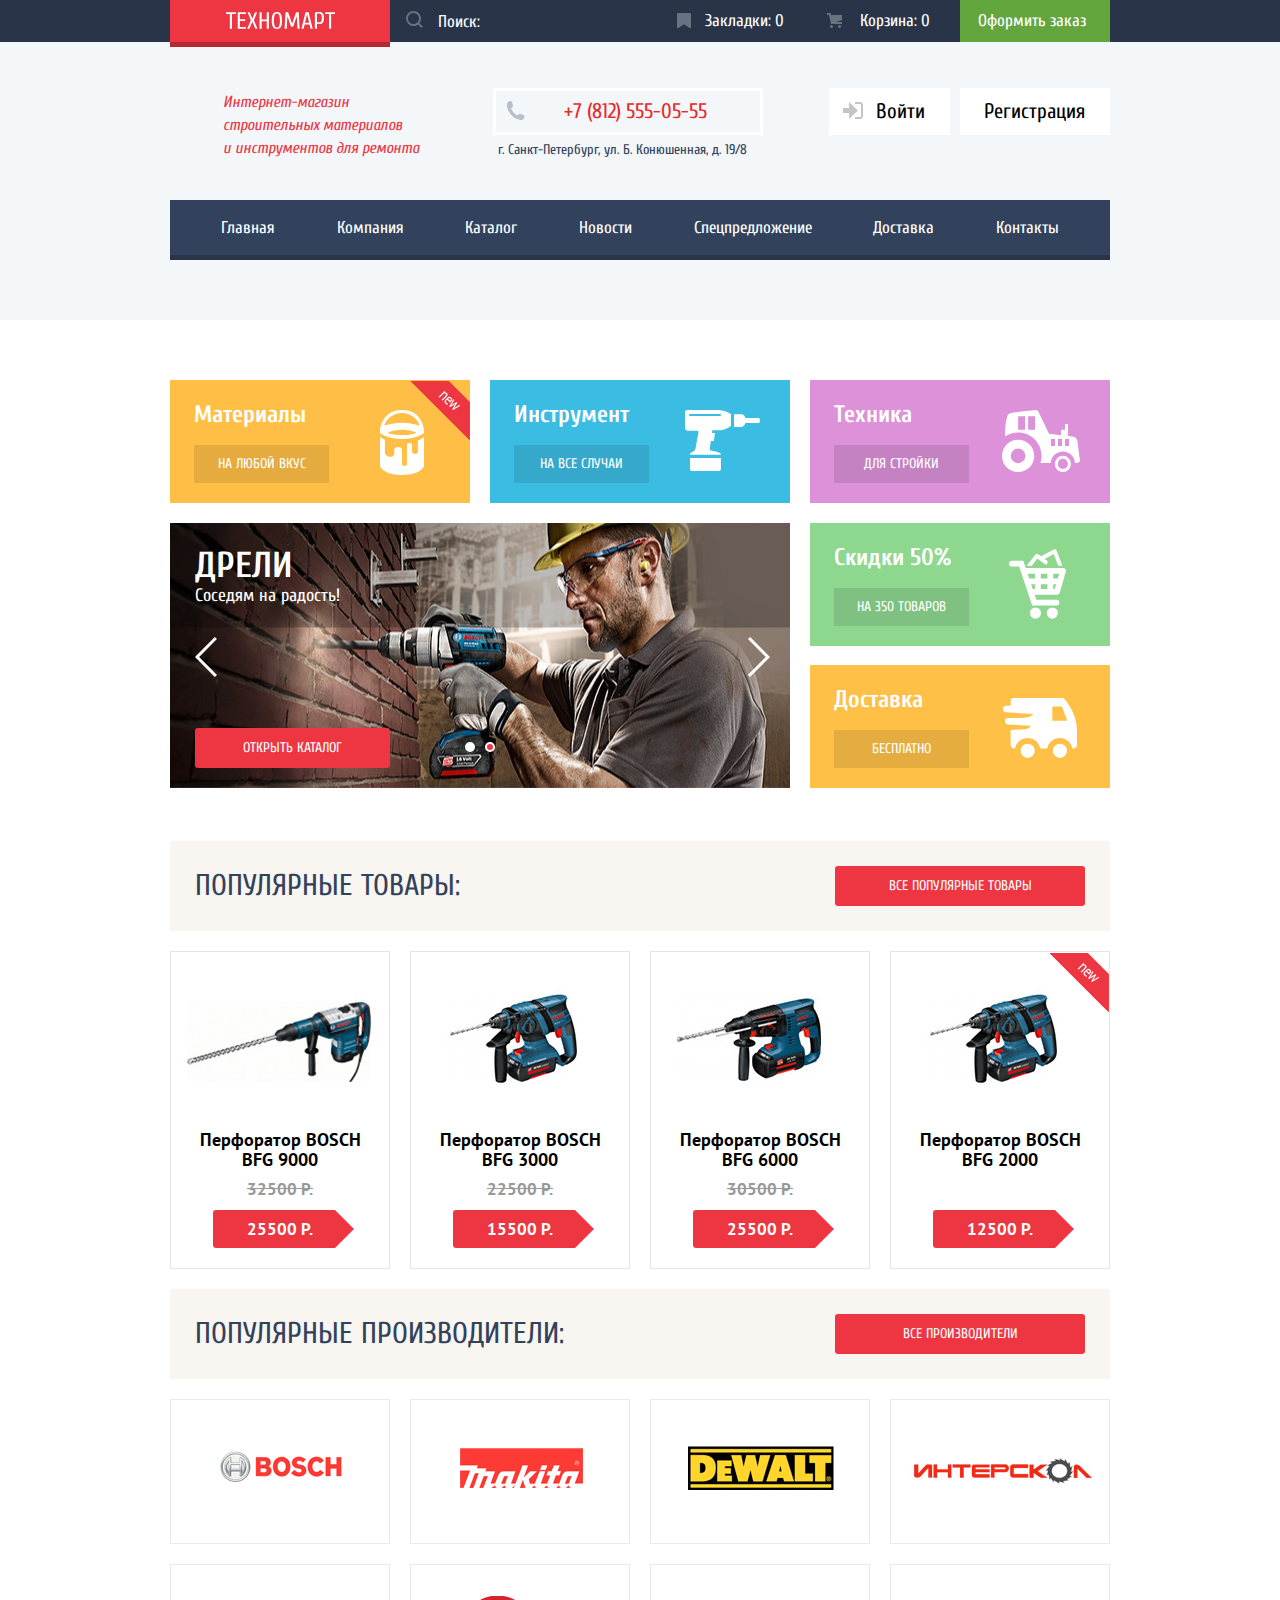
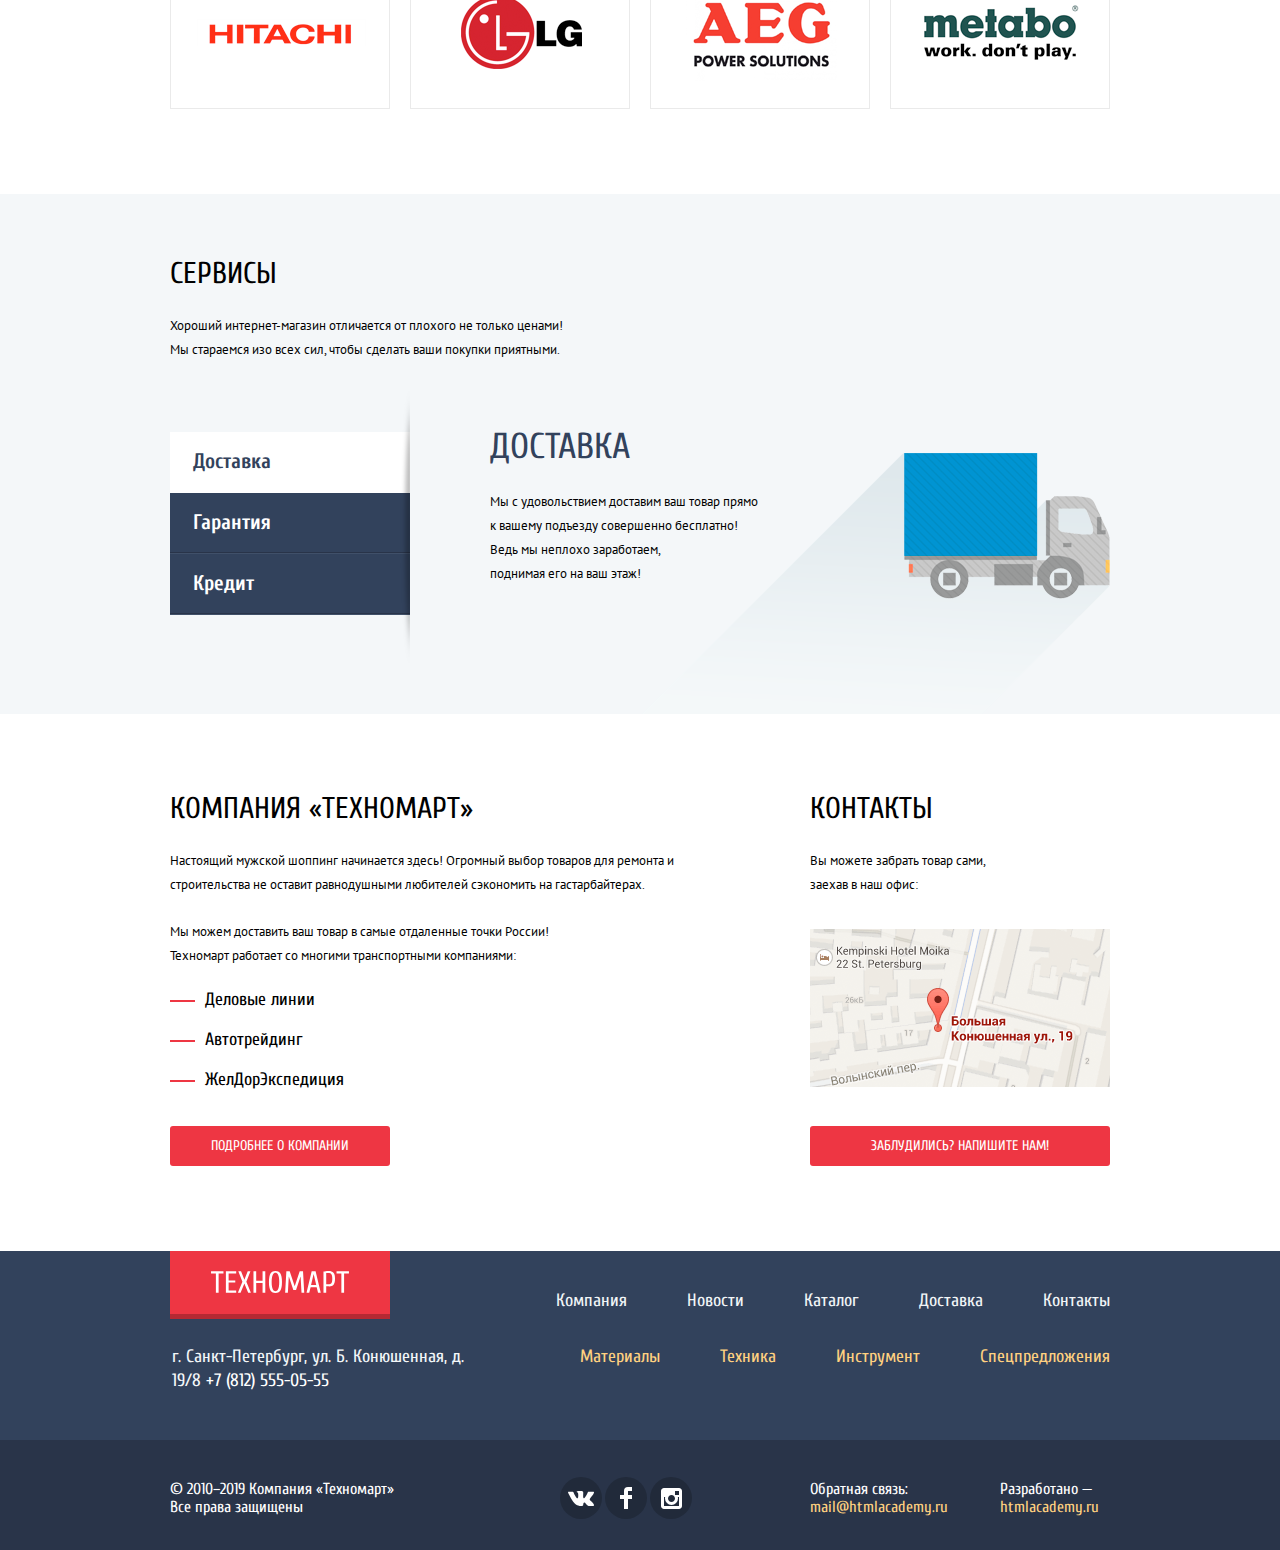
<file: index.html>
<!DOCTYPE html>
<html lang="ru">
<head>
  <meta charset="utf-8">
  <title>HTML Academy: Техномарт</title>
  <link
    href="https://fonts.googleapis.com/css?family=Cuprum:400,400i,700,700i%7CPT+Sans:400,400i,700,700i&display=swap&subset=cyrillic"
    rel="stylesheet">
  <link rel="stylesheet" type="text/css" href="css/normalize.css">
  <link rel="stylesheet" type="text/css" href="css/min.style.css">
</head>
<body>
<header class="main-header">
  <div class="header-top">
    <div class="container">
      <a class="logo header-logo">
        <img src="img/logo-technomart.svg" alt="Логотип магазина Техномарт" width="109" height="42">
      </a>
      <form class="search-form" action="https://echo.htmlacademy.ru" method="get">
        <label class="search-label" for="search">
          <span class="visually-hidden">Поиск по сайту</span>
        </label>
        <input class="search-input" id="search" type="search" name="query" placeholder="Поиск:">
        <svg class="search-icon" xmlns="http://www.w3.org/2000/svg" width="17" height="17" viewBox="0 0 17 17">
          <path
            d="M17 15.586l-3.542-3.542A7.465 7.465 0 0 0 15 7.5 7.5 7.5 0 1 0 7.5 15c1.71 0 3.282-.579 4.544-1.542L15.586 17 17 15.586zM2 7.5C2 4.467 4.467 2 7.5 2 10.532 2 13 4.467 13 7.5c0 3.032-2.468 5.5-5.5 5.5A5.506 5.506 0 0 1 2 7.5z"/>
        </svg>
      </form>
      <a class="top-btn bookmarks" href="">
        Закладки: 0
      </a>
      <a class=" top-btn cart" href="">
        Корзина: 0
      </a>
      <a class="top-btn place-order" href="">
        Оформить заказ
      </a>
    </div>
  </div>

  <div class="container">
    <div class="header-inner">
      <h1>
        Интернет-магазин
        строительных материалов
        и&nbsp;инструментов для ремонта
      </h1>

      <div class="header-contacts">
        <a class="phone-number" href="tel:+78125550555">
          +7 (812) 555-05-55
        </a>
        <p class="header-address">
          г. Санкт-Петербург, ул. Б. Конюшенная, д. 19/8
        </p>
      </div>

      <nav class="user-block"> <!-- for logged users adding class is-logged -->
        <h2 class="visually-hidden">Навигация пользователя</h2>
        <ul class="user-navigation">
          <li>
            <a class="login-link" href="">
              <svg class="login-icon" xmlns="http://www.w3.org/2000/svg" width="20" height="17" viewBox="0 0 20 17">
                <path d="M14.875 8.5L6 0v6H0v5h6v6z"/>
                <path
                  d="M16.986 15.01h-5.027V17h5.027c2.178 0 3.004-1.81 3.029-3.026V3.028C19.99 1.811 19.164 0 16.986 0h-5.027v1.99h5.027c.839 0 .992.681 1.01 1.057v10.904c-.017.376-.171 1.059-1.01 1.059z"/>
              </svg>
              Войти
            </a>
          </li>
          <li class="registration">
            <a href="">Регистрация</a>
          </li>
        </ul>
        <!-- block for logged user -->
        <ul class="user-menu">
          <li class="user-name">
            <a class="profile" href=""> <!-- link to the user profile -->
              <svg class="profile-icon" xmlns="http://www.w3.org/2000/svg" width="20" height="18" viewBox="0 0 20 18">
                <path
                  d="M17.881 14.166c-2.144-.735-4.256-1.666-5.207-2.39-.657-.501-.77-1.618-.517-2.415 1.118-.903 1.864-2.477 1.864-4.278C14.021 2.276 12.221 0 10 0S5.979 2.276 5.979 5.083c0 1.801.746 3.374 1.863 4.277.253.798.141 1.915-.517 2.416-.95.724-3.063 1.654-5.207 2.39S0 18 0 18h20s.025-3.099-2.119-3.834z"/>
              </svg>
              <span>Равшан Джамшутович</span>
            </a><!-- link to the logout page -->
            <a class="logout" href="">
              <span class="visually-hidden">Выйти из профиля</span>
              <svg class="logout-icon" xmlns="http://www.w3.org/2000/svg" width="21" height="17" viewBox="0 0 21 17">
                <g>
                  <path d="M21 8.5L12.125 0v6h-6v5h6v6z"/>
                  <path
                    d="M3.106 13.952V3.048c.018-.376.171-1.057 1.01-1.057h5.027V0H4.116C1.938 0 1.112 1.81 1.087 3.027v10.946C1.112 15.189 1.938 17 4.116 17h5.027v-1.99H4.116c-.839 0-.992-.683-1.01-1.058z"/>
                </g>
              </svg>
            </a>
          </li>
          <li class="user-orders">
            <a href="">Мои заказы</a>
          </li>
          <li class="user-page">
            <a href="">Личный кабинет</a>
          </li>
        </ul>
      </nav>
    </div>

    <nav class="main-menu">
      <ul class="site-navigation">
        <li>
          <a>Главная</a>
        </li>
        <li>
          <a href="">Компания</a>
        </li>
        <li>
          <a href="catalog.html">Каталог</a>
        </li>
        <li>
          <a href="">Новости</a>
        </li>
        <li>
          <a href="">Спецпредложение</a>
        </li>
        <li>
          <a href="">Доставка</a>
        </li>
        <li>
          <a href="">Контакты</a>
        </li>
      </ul>
    </nav>
  </div>
</header>

<main class="main-index">
  <div class="container">
    <section class="promo-section">
      <h2 class="visually-hidden">Наши товары</h2>
      <ul class="promo-blocks">
        <li class="promo-block-item product-block product-block-materials new-product">
          <h3 class="promo-block-title">Материалы</h3>
          <a class="promo-block-btn" href=" ">на любой вкус</a>
        </li>
        <li class="promo-block-item product-block product-block-tools">
          <h3 class="promo-block-title">Инструмент</h3>
          <a class="promo-block-btn" href=" ">на все случаи</a>
        </li>
        <li class="promo-block-item product-block product-block-equipments">
          <h3 class="promo-block-title">Техника</h3>
          <a class="promo-block-btn" href="">для стройки</a>
        </li>
      </ul>

      <div class="slider-column">
        <input class="visually-hidden" type="radio" id="product-1" name="toggle">
        <input class="visually-hidden" type="radio" id="product-2" name="toggle" checked>
        <section class="promo-section-slider">
          <div class="slider-radio-controls">
            <label for="product-1">Дрели</label>
            <label for="product-2">Перфораторы</label>
          </div>
          <ul class="promo-slide-list">
            <li class="promo-slide-item slide-hammer-drill" id="slide1">
              <h3 class="promo-slide-title">Перфораторы</h3>
              <p class="promo-slide-description">Настоящие мужские игрушки</p>
              <a class="button slider-button" href="catalog.html">Открыть каталог</a>
            </li>
            <li class="promo-slide-item slide-drill" id="slide2">
              <h3 class="promo-slide-title">Дрели</h3>
              <p class="promo-slide-description">Соседям на радость!</p>
              <a class="button slider-button" href="catalog.html">Открыть каталог</a>
            </li>
          </ul>
          <button class="slider-control slider-control-next">
            <span class="visually-hidden">Предыдущий слайд</span>
          </button>
          <button class="slider-control slider-control-previous">
            <span class="visually-hidden">Следующий слайд</span>
          </button>
        </section>
        <ul class="benefits-blocks">
          <li class="promo-block-item benefits-block benefits-block-discounts">
            <h3 class="promo-block-title">Скидки 50%</h3>
            <a class="promo-block-btn" href=" ">На 350 товаров</a>
          </li>
          <li class="promo-block-item benefits-block benefits-block-delivery">
            <h3 class="promo-block-title">Доставка</h3>
            <a class="promo-block-btn" href=" ">бесплатно</a>
          </li>
        </ul>
      </div>
    </section>

    <section class="best-sellers">
      <div class="section-header">
        <h2>Популярные товары:</h2>
        <a class="button section-header-button" href="">все популярные товары</a>
      </div>
      <ul class="best-sellers-items">
        <li class="product-item catalog-list-item">
          <img class="product-image" src="img/hammer-drill-1.jpg" alt="Изображение товара" width="218" height="170">
          <a href=""><!-- link to product's page -->
            <h3>Перфоратор BOSCH
              BFG 9000
            </h3>
          </a>
          <p class="old-price">32500 Р.</p>
          <p class="price">25500 Р.</p>
          <div class="action-buttons">
            <button class="button buy-btn" type="button">Купить</button>
            <button class="button bookmark-btn" type="button">В закладки</button>
          </div>
        </li>
        <li class="product-item catalog-list-item">
          <img class="product-image" src="img/hammer-drill-2.jpg" alt="Изображение товара" width="218" height="170">
          <a href=""><!-- link to product's page -->
            <h3>Перфоратор BOSCH
              BFG 3000
            </h3>
          </a>
          <p class="old-price">22500 Р.</p>
          <p class="price">15500 Р.</p>
          <div class="action-buttons">
            <button class="button buy-btn" type="button">Купить</button>
            <button class="button bookmark-btn" type="button">В закладки</button>
          </div>
          <div class="action-buttons">
            <button class="button buy-btn" type="button">Купить</button>
            <button class="button bookmark-btn" type="button">В закладки</button>
          </div>
        </li>
        <li class="product-item catalog-list-item">
          <img class="product-image" src="img/hammer-drill-3.jpg" alt="Изображение товара" width="218" height="170">
          <a href=""><!-- link to product's page -->
            <h3>Перфоратор BOSCH
              BFG 6000
            </h3>
          </a>
          <p class="old-price">30500 Р.</p>
          <p class="price">25500 Р.</p>
          <div class="action-buttons">
            <button class="button buy-btn" type="button">Купить</button>
            <button class="button bookmark-btn" type="button">В закладки</button>
          </div>
          <div class="action-buttons">
            <button class="button buy-btn" type="button">Купить</button>
            <button class="button bookmark-btn" type="button">В закладки</button>
          </div>
        </li>
        <li class="product-item catalog-list-item new-product">
          <img class="product-image" src="img/hammer-drill-4.jpg" alt="Изображение товара" width="218" height="170">
          <a href=""><!-- link to product's page -->
            <h3>Перфоратор BOSCH
              BFG 2000
            </h3>
          </a>
          <p class="old-price"></p>
          <p class="price">12500 Р.</p>
          <div class="action-buttons">
            <button class="button buy-btn" type="button">Купить</button>
            <button class="button bookmark-btn" type="button">В закладки</button>
          </div>
          <div class="action-buttons">
            <button class="button buy-btn" type="button">Купить</button>
            <button class="button bookmark-btn" type="button">В закладки</button>
          </div>
        </li>
      </ul>
    </section>

    <section class="partners">
      <div class="section-header">
        <h2>Популярные производители:</h2>
        <a class="button section-header-button" href="">все производители</a>
      </div>
      <ul class="partners-list">
        <li class="partners-list-item">
          <a href="">
            <img src="img/bosch.png" alt="Логотип фирмы bosch" width="126" height="37">
          </a>
        </li>
        <li class="partners-list-item">
          <a href="">
            <img src="img/makita.png" alt="Логотип фирмы makita" width="123" height="40">
          </a>
        </li>
        <li class="partners-list-item">
          <a href="">
            <img src="img/de-walt.png" alt="Логотип фирмы de-walt" width="146" height="44">
          </a>
        </li>
        <li class="partners-list-item">
          <a href="">
            <img src="img/interscole.png" alt="Логотип фирмы interscole" width="200" height="83">
          </a>
        </li>
        <li class="partners-list-item">
          <a href="">
            <img src="img/hitachi.png" alt="Логотип фирмы hitachi" width="169" height="27">
          </a>
        </li>
        <li class="partners-list-item">
          <a href="">
            <img src="img/lg.png" alt="Логотип фирмы lg" width="121" height="73">
          </a>
        </li>
        <li class="partners-list-item">
          <a href="">
            <img src="img/aeg.png" alt="Логотип фирмы aeg" width="151" height="96">
          </a>
        </li>
        <li class="partners-list-item">
          <a href="">
            <img src="img/metabo.png" alt="Логотип фирмы metabo" width="204" height="69">
          </a>
        </li>
      </ul>
    </section>
  </div>
  <section class="service">
    <div class="container">
      <h2>Сервисы</h2>
      <p class="service-content">Хороший интернет-магазин отличается от плохого не только ценами! Мы стараемся изо всех
        сил, чтобы сделать ваши покупки приятными.</p>
      <div class="service-slider">
        <div class="service-slider-controls">
          <a class="service-tab service-tab-active">Доставка</a>
          <a class="service-tab">Гарантия</a>
          <a class="service-tab">Кредит</a>
        </div>
        <ul class="service-sliders-list">
          <li class="service-slider-item delivery service-slider-active">
            <h3>Доставка</h3>
            <p>
              Мы с удовольствием доставим ваш товар прямо<br>
              к вашему подъезду совершенно бесплатно!
              Ведь мы неплохо заработаем,<br>
              поднимая его на ваш этаж!
            </p>
          </li>
          <li class="service-slider-item guarantee">
            <h3>Гарантия</h3>
            <p>
              Если купленный у нас товар поломается или заискрит,<br>
              а также в случае пожара, спровоцированного его возгоранием, вы всегда можете быть уверены в нашей
              гарантии.
              Мы обменяем сгоревший товар на новый.<br>
              Дом уж восстановите как-нибудь сами.
            </p>
          </li>
          <li class="service-slider-item credit">
            <h3>Кредит</h3>
            <p>
              Залезть в долговую яму стало проще!<br>
              Кредитные консультанты придут вам на помощь.
            </p>
            <a class="button credit-button" href="">Отправить заявку</a>
          </li>
        </ul>
      </div>
    </div>
  </section>


  <div class="container about-us-row">
    <section class="about-us-column about-us">
      <h2>Компания «Техномарт»</h2>
      <p>
        Настоящий мужской шоппинг начинается здесь! Огромный выбор товаров для ремонта и строительства не оставит
        равнодушными любителей сэкономить на гастарбайтерах.
      </p>
      <p>
        Мы можем доставить ваш товар в самые отдаленные точки России!
        Техномарт&nbsp;работает&nbsp;со&nbsp;многими транспортными компаниями:
      </p>
      <ul class="delivering-partners">
        <li>Деловые линии</li>
        <li>Автотрейдинг</li>
        <li>ЖелДорЭкспедиция</li>
      </ul>
      <a class="button button-more" href="">Подробнее о компании</a>
    </section>

    <section class="about-us-column contacts">
      <h2>Контакты</h2>
      <p>Вы можете забрать товар сами,
        заехав в наш офис:
      </p>
      <a class="map" href="https://goo.gl/maps/n59C8AWn9yawP3tcA">
        <img src="img/map.png" width="300" height="158" alt="Офис компании по адресу: г. Санкт-Петербург, ул. Б. Конюшенная, д. 19/8">
      </a>
      <a class="button contacts-button" href="form.html">Заблудились? Напишите нам!</a>
    </section>
  </div>
</main>

<footer class="main-footer">
  <div class="container">
    <div class="footer-column footer-column-top">
      <a class="logo footer-logo">
        <img src="img/logo-technomart.svg" width="138" height="23" alt="Логотип магазина Техномарт">
      </a>
      <ul class="footer-navigation pages-list">
        <li>
          <a href="">Компания</a>
        </li>
        <li>
          <a href="">Новости</a>
        </li>
        <li>
          <a href="catalog.html">Каталог</a>
        </li>
        <li>
          <a href="">Доставка</a>
        </li>
        <li>
          <a href="">Контакты</a>
        </li>
      </ul>
    </div>
    <div class="footer-column footer-column-middle">
      <p class="footer-contacts">
        г. Санкт-Петербург, ул. Б. Конюшенная, д. 19/8
        <a class="phone-number-footer" href="tel:+78125550555">
          +7 (812) 555-05-55
        </a>
      </p>
      <ul class="footer-navigation category-list">
        <li>
          <a href="">Материалы</a>
        </li>
        <li>
          <a href="">Техника</a>
        </li>
        <li>
          <a href="">Инструмент</a>
        </li>
        <li>
          <a href="">Спецпредложения</a>
        </li>
      </ul>
    </div>
  </div>
  <div class="footer-bottom">
    <div class="container">
      <p class="footer-copyright">
        © 2010–2019 Компания «Техномарт»
        Все права защищены
      </p>
      <ul class="social-icons">
        <li>
          <a class="social-icons-item social-vk" href="" target="_blank">
            <span class="visually-hidden">Перейти на страницу магазина Вконтакте</span>
          </a>
        </li>
        <li>
          <a class="social-icons-item social-fb" href="" target="_blank">
            <span class="visually-hidden">Перейти на страницу магазина в Фейсбук</span>
          </a>
        </li>
        <li>
          <a class="social-icons-item social-inst" href="" target="_blank">
            <span class="visually-hidden">Перейти на страницу магазина в Инстаграм</span>
          </a>
        </li>
      </ul>
      <p class="footer-bottom-link mail-us">
        Обратная связь:
        <a href="mailto:mail@htmlacademy.ru">mail@htmlacademy.ru</a>
      </p>
      <p class="footer-bottom-link developer-link">
        Разработано —
        <a href="https://htmlacademy.ru/intensive/htmlcss">htmlacademy.ru</a>
      </p>
    </div>
  </div>
</footer>

<section class="modal modal-back">
  <h2 class="visually-hidden">
    Форма обратной связи
  </h2>
  <form class="sender-form" action="https://echo.htmlacademy.ru" method="post">
    <fieldset class="sender-form-fieldset">
      <legend class="visually-hidden">Контакты</legend>
      <div class="sender-input-wrapper">
        <div class="sender-name">
          <label for="sender-name">Ваше имя:</label>
          <input type="text" name="name" placeholder="Имя Фамилия" id="sender-name" required>
        </div>
        <div class="sender-email">
          <label for="sender-email">Ваш e-mail:</label>
          <input type="email" name="email" placeholder="email@example.com" id="sender-email" required>
        </div>
      </div>
    </fieldset>
    <fieldset class="sender-form-fieldset">
      <legend class="visually-hidden">Сообщение</legend>
      <div class="sender-message">
        <label for="sender-message">Текст письма:</label>
        <textarea name="message" placeholder="В свободной форме" id="sender-message" required></textarea>
      </div>
    </fieldset>
    <div class="modal-button-wrapper">
      <button class="button button-back" type="submit">Отправить</button>
    </div>
  </form>
  <button class="modal-close" type="button">
    <span class="visually-hidden">Закрыть</span>
  </button>
</section>

<section class="modal modal-map">
  <h2 class="visually-hidden">
    Как до нас добраться
  </h2>
  <iframe src="https://www.google.com/maps/embed?pb=!1m18!1m12!1m3!1d1998.59910436516!2d30.320894616006086!3d59.93879418187623!2m3!1f0!2f0!3f0!3m2!1i1024!2i768!4f13.1!3m3!1m2!1s0x4696310fca5ba729%3A0xea9c53d4493c879f!2z0JHQvtC70YzRiNCw0Y8g0JrQvtC90Y7RiNC10L3QvdCw0Y8g0YPQuy4sIDE5LCDQodCw0L3QutGCLdCf0LXRgtC10YDQsdGD0YDQsywg0KDQvtGB0YHQuNGPLCAxOTExODY!5e0!3m2!1sru!2sua!4v1583003746213!5m2!1sru!2sua" width="940" height="446" style="border:0;" allowfullscreen=""></iframe>
  <p>
    <img src="img/big-map.png" width="940" height="446" alt="Офис компании по адресу: г. Санкт-Петербург, ул. Б. Конюшенная, д. 19/8">
  </p>
  <button class="modal-close" type="button">
    <span class="visually-hidden">Закрыть</span>
  </button>
</section>
<script src="js/min.index.js"></script>
</body>
</html>
</file>
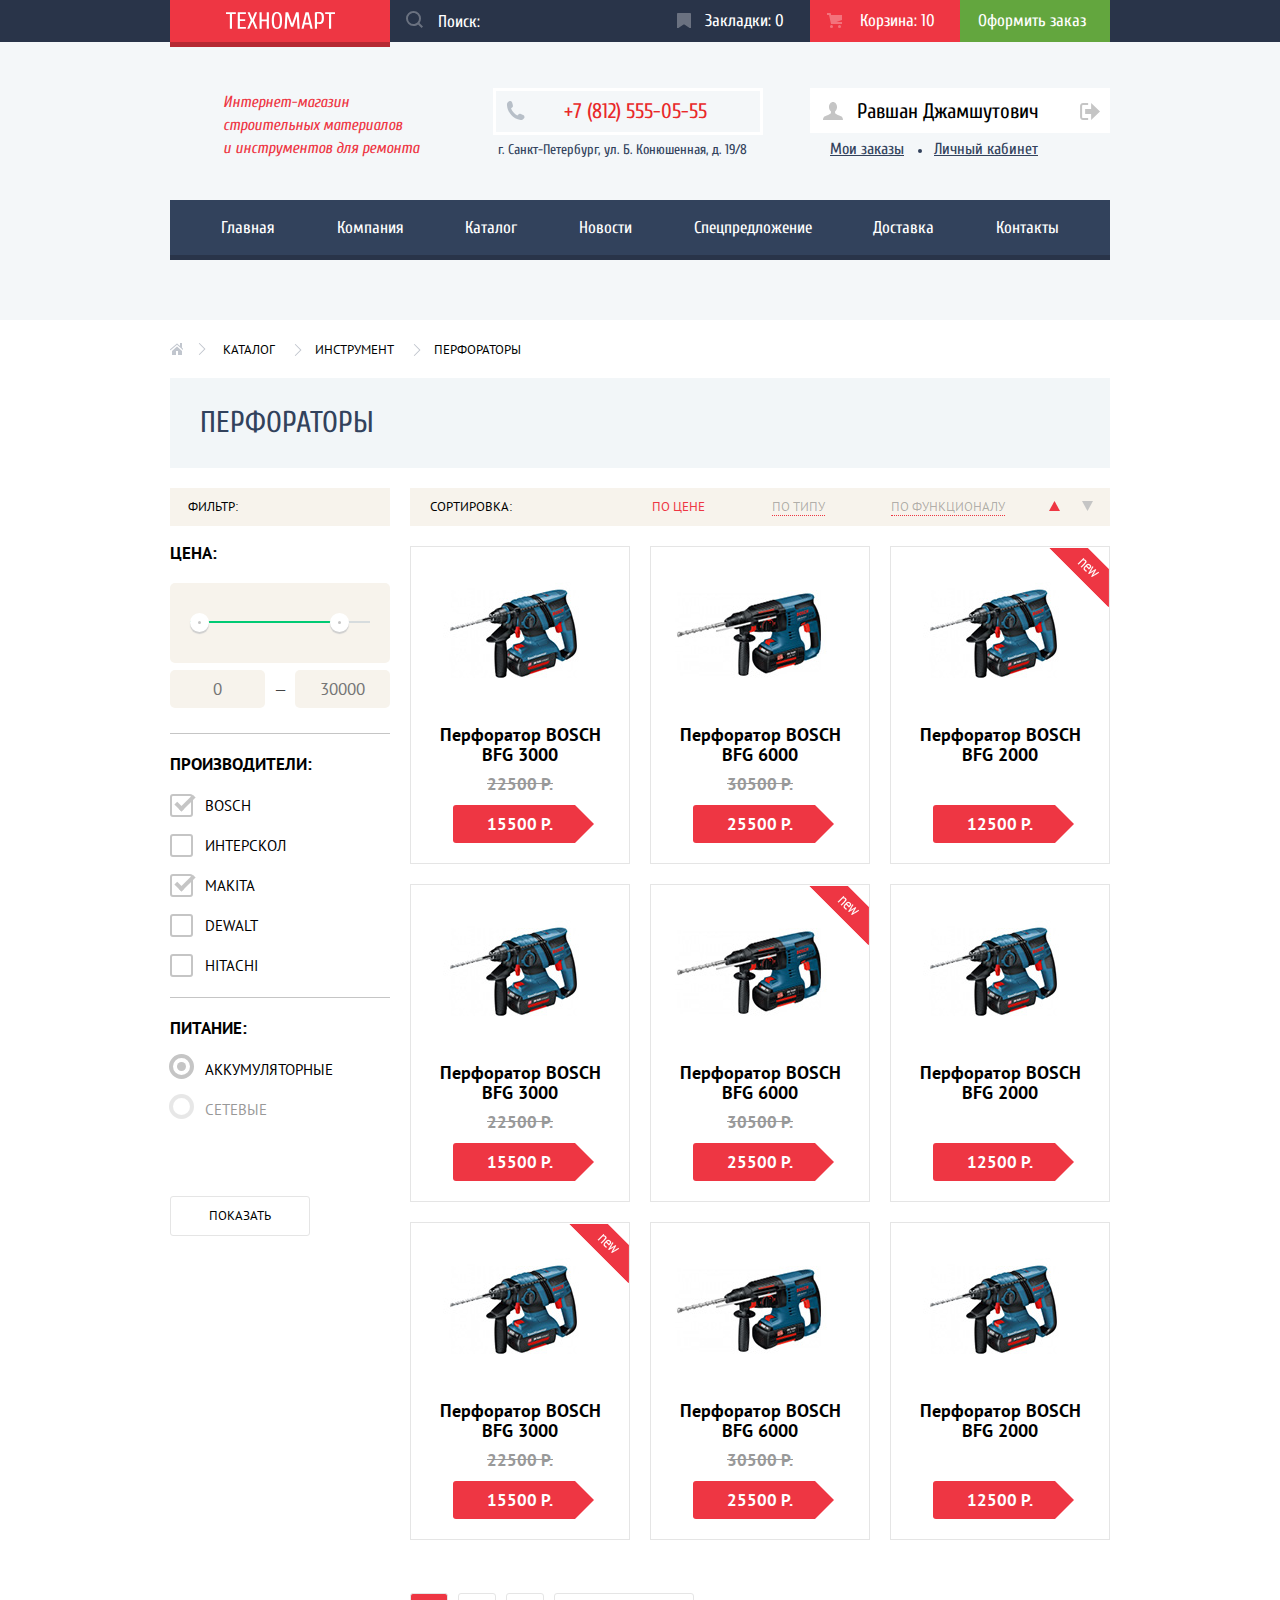
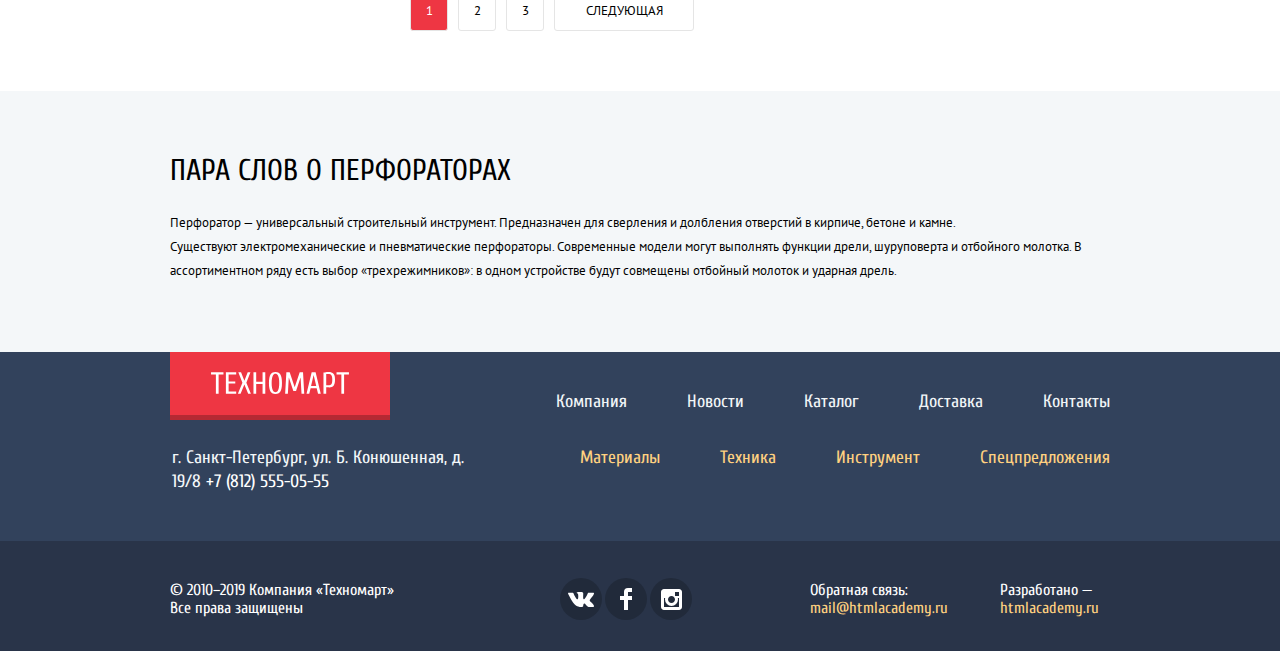
<file: catalog.html>
<!DOCTYPE html>
<html lang="ru">
<head>
  <meta charset="utf-8">
  <title>HTML Academy: Техномарт</title>
  <link
    href="https://fonts.googleapis.com/css?family=Cuprum:400,400i,700,700i%7CPT+Sans:400,400i,700,700i&display=swap&subset=cyrillic"
    rel="stylesheet">
  <link rel="stylesheet" type="text/css" href="css/normalize.css">
  <link rel="stylesheet" type="text/css" href="css/min.style.css">
</head>
<body class="inner-page">
<header class="main-header">
  <div class="header-top">
    <div class="container">
      <a class="logo header-logo" href="index.html">
        <img src="img/logo-technomart.svg" alt="Логотип магазина Техномарт" width="109" height="42">
      </a>
      <form class="search-form" action="https://echo.htmlacademy.ru" method="get">
        <label class="search-label" for="search">
          <span class="visually-hidden">Поиск по сайту</span>
        </label>
        <input class="search-input" id="search" type="search" name="query" placeholder="Поиск:">
        <svg class="search-icon" xmlns="http://www.w3.org/2000/svg" width="17" height="17" viewBox="0 0 17 17">
          <path
            d="M17 15.586l-3.542-3.542A7.465 7.465 0 0 0 15 7.5 7.5 7.5 0 1 0 7.5 15c1.71 0 3.282-.579 4.544-1.542L15.586 17 17 15.586zM2 7.5C2 4.467 4.467 2 7.5 2 10.532 2 13 4.467 13 7.5c0 3.032-2.468 5.5-5.5 5.5A5.506 5.506 0 0 1 2 7.5z"/>
        </svg>
      </form>
      <a class="top-btn bookmarks" href="">
        Закладки: 0
      </a>
      <a class="top-btn cart cart-active" href="">
        Корзина: 10
      </a>
      <a class="top-btn place-order" href="">
        Оформить заказ
      </a>
    </div>
  </div>

  <div class="container">
    <div class="header-inner">
      <h1>
        Интернет-магазин
        строительных материалов
        и&nbsp;инструментов для ремонта
      </h1>

      <div class="header-contacts">
        <a class="phone-number" href="tel:+78125550555">
          +7 (812) 555-05-55
        </a>
        <p class="header-address">
          г. Санкт-Петербург, ул. Б. Конюшенная, д. 19/8
        </p>
      </div>

      <nav class="user-block is-logged"> <!-- for logged users adding class is-logged -->
        <h2 class="visually-hidden">Навигация пользователя</h2>
        <ul class="user-navigation">
          <li class="login-link">
            <a href="">Войти</a>
          </li>
          <li class="registration">
            <a href="">Регистрация</a>
          </li>
        </ul>
        <!-- block for logged user -->
        <ul class="user-menu">
          <li class="user-name">
            <a class="profile" href=""> <!-- link to the user profile -->
              <svg class="profile-icon" xmlns="http://www.w3.org/2000/svg" width="20" height="18" viewBox="0 0 20 18">
                <path
                  d="M17.881 14.166c-2.144-.735-4.256-1.666-5.207-2.39-.657-.501-.77-1.618-.517-2.415 1.118-.903 1.864-2.477 1.864-4.278C14.021 2.276 12.221 0 10 0S5.979 2.276 5.979 5.083c0 1.801.746 3.374 1.863 4.277.253.798.141 1.915-.517 2.416-.95.724-3.063 1.654-5.207 2.39S0 18 0 18h20s.025-3.099-2.119-3.834z"/>
              </svg>
              <span>Равшан Джамшутович</span>
            </a>
            <a class="logout" href=""><!-- link to the logout page -->
              <span class="visually-hidden">Выйти из профиля</span>
              <svg class="logout-icon" xmlns="http://www.w3.org/2000/svg" width="21" height="17" viewBox="0 0 21 17">
                <g>
                  <path d="M21 8.5L12.125 0v6h-6v5h6v6z"/>
                  <path
                    d="M3.106 13.952V3.048c.018-.376.171-1.057 1.01-1.057h5.027V0H4.116C1.938 0 1.112 1.81 1.087 3.027v10.946C1.112 15.189 1.938 17 4.116 17h5.027v-1.99H4.116c-.839 0-.992-.683-1.01-1.058z"/>
                </g>
              </svg>
            </a>
          </li>
          <li class="user-orders">
            <a href="">Мои заказы</a>
          </li>
          <li class="user-page">
            <a href="">Личный кабинет</a>
          </li>
        </ul>
      </nav>
    </div>

    <nav class="main-menu">
      <ul class="site-navigation">
        <li>
          <a href="index.html">Главная</a>
        </li>
        <li>
          <a href="">Компания</a>
        </li>
        <li>
          <a>Каталог</a>
        </li>
        <li>
          <a href="">Новости</a>
        </li>
        <li>
          <a href="">Спецпредложение</a>
        </li>
        <li>
          <a href="">Доставка</a>
        </li>
        <li>
          <a href="">Контакты</a>
        </li>
      </ul>
    </nav>
  </div>
</header>
<main class="main-catalog">

  <div class="container">
    <nav aria-label="breadcrumb">
      <ul class="breadcrumbs">
        <li>
          <a class="breadcrumbs-item home-icon" href="index.html"><span class="visually-hidden">На главную</span></a>
        </li>
        <li>
          <a class="breadcrumbs-item" href="">Каталог</a>
        </li>
        <li>
          <a class="breadcrumbs-item" href="">Инструмент</a>
        </li>
        <li>
          <a class="breadcrumbs-item breadcrumbs-current" aria-current="page">Перфораторы</a>
        </li>
      </ul>
    </nav>
    <h2 class="page-title">Перфораторы</h2>
    <!--
    ==========
    Product cards
    ===========
     -->
    <div class="catalog-columns">

      <div class="catalog">
        <section class="sorting">
          <h2 class="visually-hidden">Сортировка товаров</h2>
          <span class="sorting-title">Сортировка:</span>
          <ul class="sorting-list">
            <li>
              <a class="sorting-list-item sorting-list-item-activated" href="">По цене</a>
            </li>
            <li>
              <a class="sorting-list-item" href="">По типу</a>
            </li>
            <li>
              <a class="sorting-list-item" href="">По функционалу</a>
            </li>
            <li class="sorting-arrows arrow-up">
              <a class="activated-arrow" href="">
                <span class="visually-hidden">Сортировать по возрастанию</span>
                <svg class="sorting-arrow-img" xmlns="http://www.w3.org/2000/svg" width="11" height="10"
                     viewBox="0 0 11 10">
                  <path d="M5.5 0L0 10h11z"/>
                </svg>
              </a>
            </li>
            <li class="sorting-arrows arrow-down">
              <a href="">
                <span class="visually-hidden">Сортировать по убыванию</span>
                <svg class="sorting-arrow-img" xmlns="http://www.w3.org/2000/svg" width="11" height="10"
                     viewBox="0 0 11 10">
                  <path d="M5.5 10L0 0h11"/>
                </svg>
              </a>
            </li>
          </ul>
        </section>

        <section class="catalog-list">
          <h2 class="visually-hidden">Список товаров</h2>
          <ul class="catalog-list-items">
            <li class="product-item catalog-list-item">
              <img class="product-image" src="img/hammer-drill-4.jpg" alt="Изображение перфоратора Bosch BFG 3000"
                   width="218" height="170">
              <a href=""><!-- link to product's page -->
                <h3>
                  Перфоратор BOSCH
                  BFG 3000
                </h3>
              </a>
              <p class="old-price">22500 Р.</p>
              <p class="price">15500 Р.</p>
              <div class="action-buttons">
                <button class="button buy-btn" type="button">Купить</button>
                <button class="button bookmark-btn" type="button">В закладки</button>
              </div>
            </li>
            <li class="product-item catalog-list-item">
              <img class="product-image" src="img/hammer-drill-3.jpg" alt="Изображение перфоратора Bosch BFG 6000"
                   width="218" height="170">
              <a href=""><!-- link to product's page -->
                <h3>
                  Перфоратор BOSCH
                  BFG 6000
                </h3>
              </a>
              <p class="old-price">30500 Р.</p>
              <p class="price">25500 Р.</p>
              <div class="action-buttons">
                <button class="button buy-btn" type="button">Купить</button>
                <button class="button bookmark-btn" type="button">В закладки</button>
              </div>
            </li>
            <li class="product-item catalog-list-item new-product">
              <img class="product-image" src="img/hammer-drill-2.jpg" alt="Изображение перфоратора Bosch BFG 2000"
                   width="218" height="170">
              <a href=""><!-- link to product's page -->
                <h3>
                  Перфоратор BOSCH
                  BFG 2000
                </h3>
              </a>
              <p class="old-price"></p>
              <p class="price">12500 Р.</p>
              <div class="action-buttons">
                <button class="button buy-btn" type="button">Купить</button>
                <button class="button bookmark-btn" type="button">В закладки</button>
              </div>
            </li>
            <li class="product-item catalog-list-item">
              <img class="product-image" src="img/hammer-drill-4.jpg" alt="Изображение перфоратора Bosch BFG 3000"
                   width="218" height="170">
              <a href=""><!-- link to product's page -->
                <h3>
                  Перфоратор BOSCH
                  BFG 3000
                </h3>
              </a>
              <p class="old-price">22500 Р.</p>
              <p class="price">15500 Р.</p>
              <div class="action-buttons">
                <button class="button buy-btn" type="button">Купить</button>
                <button class="button bookmark-btn" type="button">В закладки</button>
              </div>
            </li>
            <li class="product-item catalog-list-item new-product">
              <img class="product-image" src="img/hammer-drill-3.jpg" alt="Изображение перфоратора Bosch BFG 6000"
                   width="218" height="170">
              <a href=""><!-- link to product's page -->
                <h3>
                  Перфоратор BOSCH
                  BFG 6000
                </h3>
              </a>
              <p class="old-price">30500 Р.</p>
              <p class="price">25500 Р.</p>
              <div class="action-buttons">
                <button class="button buy-btn" type="button">Купить</button>
                <button class="button bookmark-btn" type="button">В закладки</button>
              </div>
            </li>
            <li class="product-item catalog-list-item">
              <img class="product-image" src="img/hammer-drill-2.jpg" alt="Изображение перфоратора Bosch BFG 2000"
                   width="218" height="170">
              <a href=""><!-- link to product's page -->
                <h3>
                  Перфоратор BOSCH
                  BFG 2000
                </h3>
              </a>
              <p class="old-price"></p>
              <p class="price">12500 Р.</p>
              <div class="action-buttons">
                <button class="button buy-btn" type="button">Купить</button>
                <button class="button bookmark-btn" type="button">В закладки</button>
              </div>
            </li>
            <li class="product-item catalog-list-item new-product">
              <img class="product-image" src="img/hammer-drill-4.jpg" alt="Изображение перфоратора Bosch BFG 3000"
                   width="218" height="170">
              <a href=""><!-- link to product's page -->
                <h3>
                  Перфоратор BOSCH
                  BFG 3000
                </h3>
              </a>
              <p class="old-price">22500 Р.</p>
              <p class="price">15500 Р.</p>
              <div class="action-buttons">
                <button class="button buy-btn" type="button">Купить</button>
                <button class="button bookmark-btn" type="button">В закладки</button>
              </div>
            </li>
            <li class="product-item catalog-list-item">
              <img class="product-image" src="img/hammer-drill-3.jpg" alt="Изображение перфоратора Bosch BFG 6000"
                   width="218" height="170">
              <a href=""><!-- link to product's page -->
                <h3>
                  Перфоратор BOSCH
                  BFG 6000
                </h3>
              </a>
              <p class="old-price">30500 Р.</p>
              <p class="price">25500 Р.</p>
              <div class="action-buttons">
                <button class="button buy-btn" type="button">Купить</button>
                <button class="button bookmark-btn" type="button">В закладки</button>
              </div>
            </li>
            <li class="product-item catalog-list-item">
              <img class="product-image" src="img/hammer-drill-2.jpg" alt="Изображение перфоратора Bosch BFG 2000"
                   width="218" height="170">
              <a href=""><!-- link to product's page -->
                <h3>
                  Перфоратор BOSCH
                  BFG 2000
                </h3>
              </a>
              <p class="old-price"></p>
              <p class="price">12500 Р.</p>
              <div class="action-buttons">
                <button class="button buy-btn" type="button">Купить</button>
                <button class="button bookmark-btn" type="button">В закладки</button>
              </div>
            </li>
          </ul>
          <div class="pagination">
            <ul class="paginator-list">
              <li>
                <a class="pagination-item current">
                  1
                </a>
              </li>
              <li>
                <a class="pagination-item" href="">
                  2
                </a>
              </li>
              <li>
                <a class="pagination-item" href="">
                  3
                </a>
              </li>
              <li>
                <a class="pagination-item next-page" href="">
                  Следующая
                </a>
              </li>
            </ul>
          </div>
        </section>
      </div>

      <aside class="aside">
        <section class="filters">
          <h2 class="filter-title">Фильтр:</h2>
          <!-- filter price -->
          <form class="form-filter" action="https://echo.htmlacademy.ru" method="get">

            <fieldset class="filter-group slider-range">
              <legend>Цена:</legend>
              <div class="range-filter">
                <div class="range-controls">
                  <div class="scale">
                    <div class="bar" style="margin-left: 0; width: 84%;"></div>
                  </div>
                  <div class="toggle toggle-min"></div>
                  <div class="toggle toggle-max"></div>
                </div>

                <div class="price-controls">
                  <label class="min-price">
                    <input class="number-input" type="number" value="" placeholder="0" name="min-price">
                  </label>
                  <div class="price-controls-dash">&mdash;</div>
                  <label class="max-price">
                    <input class="number-input" type="number" value="" placeholder="30000" name="max-price">
                  </label>
                </div>
              </div>
            </fieldset>

            <fieldset class="filter-group">
              <legend>Производители:</legend>
              <ul class="filters-list">
                <li class="filter-item">
                  <input class="visually-hidden filter-input filter-input-checkbox" type="checkbox" name="bosh"
                         id="filter-bosch" checked>
                  <label for="filter-bosch">Bosch</label>
                </li>
                <li class="filter-item">
                  <input class="visually-hidden filter-input filter-input-checkbox" type="checkbox" name="interscol"
                         id="filter-interscol">
                  <label for="filter-interscol">Интерскол</label>
                </li>
                <li class="filter-item">
                  <input class="visually-hidden filter-input filter-input-checkbox" type="checkbox" name="makita"
                         id="filter-makita" checked>
                  <label for="filter-makita">Makita</label>
                </li>
                <li class="filter-item">
                  <input class="visually-hidden filter-input filter-input-checkbox" type="checkbox" name="dewalt"
                         id="filter-dewalt">
                  <label for="filter-dewalt">Dewalt</label>
                </li>
                <li class="filter-item">
                  <input class="visually-hidden filter-input filter-input-checkbox" type="checkbox" name="hitachi"
                         id="filter-hitachi">
                  <label for="filter-hitachi">Hitachi</label>
                </li>
              </ul>
            </fieldset>
            <fieldset class="filter-group filter-set">
              <legend>Питание:</legend>
              <ul class="filters-list power">
                <li class="filter-item">
                  <input class="visually-hidden filter-input filter-input-radio" type="radio" name="power"
                         id="filter-battery" value="battery" checked>
                  <label for="filter-battery">Аккумуляторные</label>
                </li>
                <li class="filter-item">
                  <input class="visually-hidden filter-input filter-input-radio" type="radio" name="power"
                         id="filter-set" value="electricity" disabled>
                  <label for="filter-set">Сетевые</label>
                </li>
              </ul>
            </fieldset>
            <button class="button filter-submit" type="submit">Показать</button>
          </form>
        </section>
      </aside>
    </div>
  </div> <!-- end container -->

  <section class="page-description">
    <div class="container">
      <h3>Пара слов о перфораторах</h3>
      <p>
        Перфоратор — универсальный строительный инструмент. Предназначен для сверления и долбления отверстий в кирпиче,
        бетоне и камне.<br>
        Существуют электромеханические и пневматические перфораторы. Современные модели могут выполнять функции дрели,
        шуруповерта и отбойного молотка. В ассортиментном ряду есть выбор «трехрежимников»: в одном устройстве будут
        совмещены отбойный молоток и ударная дрель.
      </p>
    </div>
  </section>
</main>
<!--==========
    FOOTER
   ==========-->
<footer class="main-footer">
  <div class="container">
    <div class="footer-column footer-column-top">
      <a href="index.html" class="logo footer-logo">
        <img src="img/logo-technomart.svg" width="138" height="23" alt="Логотип магазина Техномарт">
      </a>
      <ul class="footer-navigation pages-list">
        <li>
          <a href="">Компания</a>
        </li>
        <li>
          <a href="">Новости</a>
        </li>
        <li>
          <a>Каталог</a>
        </li>
        <li>
          <a href="">Доставка</a>
        </li>
        <li>
          <a href="">Контакты</a>
        </li>
      </ul>
    </div>
    <div class="footer-column footer-column-middle">
      <p class="footer-contacts">
        г. Санкт-Петербург, ул. Б. Конюшенная, д. 19/8
        <a class="phone-number-footer" href="tel:+78125550555">
          +7 (812) 555-05-55
        </a>
      </p>
      <ul class="footer-navigation category-list">
        <li>
          <a href="">Материалы</a>
        </li>
        <li>
          <a href="">Техника</a>
        </li>
        <li>
          <a href="">Инструмент</a>
        </li>
        <li>
          <a href="">Спецпредложения</a>
        </li>
      </ul>
    </div>
  </div>
  <div class="footer-bottom">
    <div class="container">
      <p class="footer-copyright">
        © 2010–2019 Компания «Техномарт»
        Все права защищены
      </p>
      <ul class="social-icons">
        <li>
          <a class="social-icons-item social-vk" href="" target="_blank">
            <span class="visually-hidden">Перейти на страницу магазина Вконтакте</span>
          </a>
        </li>
        <li>
          <a class="social-icons-item social-fb" href="" target="_blank">
            <span class="visually-hidden">Перейти на страницу магазина в Фейсбук</span>
          </a>
        </li>
        <li>
          <a class="social-icons-item social-inst" href="" target="_blank">
            <span class="visually-hidden">Перейти на страницу магазина в Инстаграм</span>
          </a>
        </li>
      </ul>
      <p class="footer-bottom-link mail-us">
        Обратная связь:
        <a href="mailto:mail@htmlacademy.ru">mail@htmlacademy.ru</a>
      </p>
      <p class="footer-bottom-link developer-link">
        Разработано —
        <a href="https://htmlacademy.ru/intensive/htmlcss">htmlacademy.ru</a>
      </p>
    </div>
  </div>
</footer>

<section class="modal modal-cart">
  <h2>Товар добавлен в корзину!</h2>
  <div class="modal-button-wrapper">
    <a class="button order-button" href="">Оформить заказ</a> <!-- link to order's page -->
    <button class="button button-to-shopping" type="button">Продолжить покупки</button>
  </div>
  <button class="modal-close">
    <span class="visually-hidden">Закрыть</span>
  </button>
</section>
<script src="js/min.index.js"></script>
</body>
</html>
</file>
<file: css/min.style.css>
*,::after,::before{box-sizing:border-box}body{font-size:14px;font-weight:400;line-height:18px;margin:0;padding:0;color:#000;background-color:#fff}a{text-decoration:none}img{max-width:100%;height:auto}.visually-hidden:not(:focus):not(:active),input[type=checkbox].visually-hidden,input[type=radio].visually-hidden{position:absolute;overflow:hidden;clip:rect(0 0 0 0);width:1px;height:1px;margin:-1px;padding:0;white-space:nowrap;border:0;-webkit-clip-path:inset(100%);clip-path:inset(100%)}.button{font-family:Cuprum,Arial,sans-serif;line-height:14px;display:inline-block;min-height:38px;padding:13px 10px;cursor:pointer;text-align:center;vertical-align:middle;text-transform:uppercase;color:#fff;border:none;border-radius:3px;background-color:#ee3643}.button:focus,.button:hover{background-color:#ca2c37}.button:active{background-color:#ba2732}.container{width:940px;margin:0 auto}.number-input::-webkit-inner-spin-button,.number-input::-webkit-outer-spin-button{margin:0;-webkit-appearance:none}.number-input{-moz-appearance:textfield}.main-header{font-family:Cuprum,Arial,sans-serif;padding-bottom:60px;background-color:#f4f7f9}.header-top{width:100%;min-height:42px;margin-bottom:46px;background-color:#293449}.header-top .container{display:flex}.main-header ul{list-style:none}.logo{min-width:220px;min-height:42px;padding:12px 55px 8px 55px;text-align:center;background-color:#ee3643;box-shadow:0 5px 0 0 #b52933}.logo[href]:focus,.logo[href]:hover{background-color:#ca2c37}.logo[href]:active{background-color:#ba2732}.search-form{position:relative;flex-shrink:1;width:270px}.search-input{font-size:17px;width:100%;height:100%;padding-left:48px;color:#fff;border:none;background-color:transparent}.search-icon{position:absolute;top:11px;left:16px;width:17px;height:17px;opacity:.3;border:none;background-color:transparent;fill:#fff}.search-input::placeholder{opacity:1;color:#fff}.search-input:-ms-input-placeholder{color:#fff}.search-input::-ms-input-placeholder{color:#fff}.search-input::-webkit-search-cancel-button{-webkit-appearance:none}.search-input:hover+.search-icon{opacity:1}.search-input:focus{color:#000;outline:0;background-color:#fff}.search-input:focus+.search-icon{opacity:1;fill:#ee3643}.top-btn{font-size:17px;position:relative;min-width:150px;min-height:100%;color:#fff}.bookmarks{padding:12px 12px 10px 45px}.cart{padding:12px 12px 10px 50px}.bookmarks::before,.cart::before{position:absolute;top:13px;left:17px;width:15px;height:15px;content:"";opacity:.3;background-repeat:no-repeat;background-position:0 0}.bookmarks::before{background-image:url(../img/icon-bookmark.svg)}.cart::before{background-image:url(../img/icon-cart.svg)}.bookmarks-active,.cart-active{background-color:#ee3643}.bookmarks:focus,.bookmarks:hover,.cart:focus,.cart:hover{background-color:#212a3a}.top-btn:focus::before,.top-btn:hover::before{opacity:1}.top-btn:active{color:rgba(255,255,255,.6);background-color:#161d29}.top-btn:active::before{opacity:.5}.place-order{padding:12px 18px 10px 18px;background-color:#63a63e}.place-order:focus,.place-order:hover{background-color:#5fbb2d}.place-order:active{background-color:#518534}.header-inner{display:flex;justify-content:space-between;margin-bottom:35px;padding-left:53px}.main-header h1{font-size:16px;font-weight:400;font-style:italic;line-height:23px;width:200px;margin:3px 70px 0 0;text-align:left;color:#ee3643}.header-contacts{min-width:270px;text-align:center}.phone-number{font-size:21px;line-height:21px;position:relative;display:block;min-width:270px;min-height:45px;margin:0;padding:10px 40px 10px 55px;white-space:nowrap;color:#e9292a;border:solid 3px #fff}.phone-number::before{position:absolute;top:10px;left:10px;width:19px;height:19px;content:"";background-image:url(../img/icon-phone.svg);background-repeat:no-repeat;background-position:0 0}.header-address{line-height:30px;margin:0;padding:0 5px;text-align:left;color:#32425c}.user-block{display:flex;justify-content:flex-end;width:300px;margin-left:auto}.user-navigation{display:flex;flex-wrap:wrap;max-width:285px;margin:0;padding:0}.is-logged .user-navigation{display:none}.user-navigation a{font-size:21px;line-height:21px;display:block;text-align:left;color:#000;background-color:#fff}.login-link{position:relative;min-width:121px;margin-right:10px;padding:13px 10px 13px 47px}.login-link:focus .logout-icon,.login-link:hover .login-icon{fill:#32425c}.login-link:active .login-icon{fill:#c5c5c5}.login-icon{position:absolute;top:14px;left:14px;width:20px;height:17px;content:"";fill:#c5c5c5}.user-navigation a:focus,.user-navigation a:hover{color:#ee3643}.user-navigation a:active{color:rgba(0,0,0,.3)}.registration a{min-width:150px;padding:13px 10px 13px 24px}.user-menu{display:none;margin:0;padding:0}.is-logged .user-menu{display:flex;flex-wrap:wrap}.user-name{position:relative;display:flex;flex-wrap:wrap;justify-content:space-between;min-width:300px;height:45px;padding:13px 35px 10px 47px;text-align:left;background-color:#fff}.profile{font-size:21px;line-height:21px;color:#000}.logout-icon,.profile-icon{fill:#c5c5c5}.profile:focus .profile-icon,.profile:hover .profile-icon{fill:#32425c}.profile:focus .profile-icon{fill:#c5c5c5}.logout{position:absolute;top:15px;right:0;padding:0 10px}.logout:focus.logout-icon,.logout:hover .logout-icon{fill:#32425c}.logout:active .logout-icon{fill:#c5c5c5}.profile-icon{position:absolute;top:13px;left:13px;width:20px;height:20px;content:"";fill:#c5c5c5}.user-name a:active,.user-orders a:active,.user-page a:active{color:rgba(0,0,0,.3)}.user-orders,.user-page{display:inline-block;vertical-align:middle}.user-orders a{position:relative;padding-right:30px;padding-left:20px}.user-orders a:before{position:absolute;top:50%;right:12px;width:4px;height:4px;content:"";border-radius:50%;background-color:#32425c}.user-orders a,.user-page a{font-size:16px;display:block;text-align:left;text-decoration:underline;color:#32425c}.user-orders a:focus,.user-orders a:hover,.user-page a:focus,.user-page a:hover{color:#ee3643}.user-orders a:active,.user-page a:active{color:rgba(50,66,92,.3)}.site-navigation{display:flex;flex-wrap:wrap;width:100%;min-height:60px;margin:0;padding:0 20px;border-bottom:5px solid #293449;background-color:#32425c}.site-navigation li{flex-grow:1}.site-navigation a{font-size:17px;display:flex;align-items:center;justify-content:center;min-height:55px;padding:10px;color:#fff;background-color:#32425c}.site-navigation a[href]:focus,.site-navigation a[href]:hover{background-color:#293449}.site-navigation a[href]:active{background-color:#1d2739}.main-index{font-family:Cuprum,Arial,sans-serif;font-weight:400;padding-top:60px}.promo-section{margin-bottom:53px}.promo-blocks{display:flex;justify-content:space-between;margin:0 0 20px;padding:0;list-style:none}.promo-block-item{position:relative;width:300px;min-height:123px;padding:20px 115px 20px 24px}.product-block::after{position:absolute;content:"";background-repeat:no-repeat;background-position:0 0}.product-block-materials{background-color:#ffbf47}.product-block-materials::after{top:30px;right:45px;width:45px;height:65px;background-image:url(../img/icon-1.svg)}.product-block-tools{background-color:#3bbce3}.product-block-tools::after{top:30px;right:30px;width:75px;height:61px;background-image:url(../img/icon-2.svg)}.product-block-equipments{background-color:#dc91d8}.product-block-equipments::after{top:30px;right:30px;width:78px;height:62px;background-image:url(../img/icon-3.svg)}.promo-block-title{font-size:24px;font-weight:700;line-height:30px;margin:0 0 15px;text-align:left;color:#fff}.promo-block-btn{font-size:14px;line-height:18px;display:block;width:135px;padding:10px;text-align:center;text-transform:uppercase;color:#fff;background-color:rgba(0,0,0,.1)}.promo-block-btn:focus,.promo-block-btn:hover{background-color:rgba(0,0,0,.2)}.promo-block-btn:active{background-color:rgba(0,0,0,.3)}.promo-section-slider{position:relative;display:flex;justify-content:space-between}.promo-slide-list{margin:0;padding:0;list-style:none}.promo-slide-item{width:620px;min-height:265px;padding:25px 25px 20px 25px;background-color:#c5c5c5;background-repeat:no-repeat;background-position:center;background-size:cover}.promo-slide-item{display:none}#product-1:checked~.promo-section-slider #slide1,#product-2:checked~.promo-section-slider #slide2{display:flex;flex-direction:column}#product-1:checked~.promo-section-slider label[for=product-1],#product-2:checked~.promo-section-slider label[for=product-2]{background-color:#ee3643}.slider-radio-controls{font-size:0;position:absolute;z-index:20;bottom:28px;left:295px}.slider-radio-controls label{display:inline-block;width:10px;height:10px;margin-right:10px;cursor:pointer;vertical-align:top;border:2px solid #fff;border-radius:50%;background-color:#fff}.slider-control{position:absolute;top:114px;width:22px;height:40px;cursor:pointer;border:none;background-color:transparent;background-repeat:no-repeat;background-position:center}.slider-control-next{left:25px;background-image:url(../img/icon-left.svg)}.slider-control-previous{right:20px;background-image:url(../img/icon-right.svg)}.slide-drill{background-image:url(../img/slider_1_bg.jpg)}.slide-hammer-drill{display:none;background-image:url(../img/slider_2_bg.jpg)}.promo-slide-title{font-size:36px;font-weight:700;line-height:36px;margin:0;text-align:left;text-transform:uppercase;color:#fff}.promo-slide-description{font-size:18px;line-height:24px;margin:0;text-align:left;color:#fff}.slider-button{width:195px;margin-top:auto}.slider-column{display:flex;justify-content:space-between}.benefits-blocks{display:flex;flex-direction:column;justify-content:space-between;margin:0;padding:0;list-style:none}.benefits-block{position:relative}.benefits-block-discounts{background-color:#8ed78f}.benefits-block-discounts::after{position:absolute;right:43px;bottom:27px;width:60px;height:70px;content:"";background-image:url(../img/icon-4.svg);background-repeat:no-repeat;background-position:center;background-size:contain}.benefits-block-delivery{background-color:#ffc047}.benefits-block-delivery::after{position:absolute;right:30px;bottom:30px;width:80px;height:60px;content:"";background-image:url(../img/icon-5.svg);background-repeat:no-repeat;background-position:center;background-size:contain}.section-header{display:flex;align-items:flex-start;justify-content:space-between;min-height:90px;margin-bottom:20px;padding:25px;background-color:#f9f5f0}.section-header h2{font-size:30px;font-weight:400;line-height:30px;margin:5px 0;text-align:left;text-transform:uppercase;color:#32425c}.section-header-button{min-width:250px}.best-sellers-items{display:flex;flex-wrap:wrap;justify-content:space-between;margin:0;padding:0}.product-item{font-family:"PT Sans",Arial,sans-serif;position:relative;display:flex;flex-direction:column;justify-content:flex-end;width:220px;min-height:318px;margin-right:20px;margin-bottom:20px;padding-bottom:20px;text-align:center;border:solid 1px #e5e5e5;background-color:#fff}.new-product::before{position:absolute;top:0;right:0;width:60px;height:60px;content:"";background-image:url(../img/new-flag.png);background-repeat:no-repeat;background-position:center}.product-item h3,.product-item span{font-weight:700;margin:0}.product-item h3{font-size:18px;font-weight:700;line-height:20px;min-height:40px;margin-bottom:5px;padding:5px 25px;color:#000}.old-price{font-size:17px;font-weight:700;line-height:18px;min-height:20px;margin:0 0 10px;padding:0 25px;text-decoration:line-through;color:#999}.price{font-size:17px;font-weight:700;line-height:18px;position:relative;width:135px;margin:0 auto;padding:10px;white-space:nowrap;color:#fff;border-radius:3px;background:#ee3643}.price:after{position:absolute;top:0;right:-25px;width:0;height:0;content:"";border:19px solid #fff;border-left-color:#ee3643}.best-sellers-items .product-item:nth-child(4n){margin-right:0}.partners{margin-bottom:65px}.partners-list{display:flex;flex-wrap:wrap;justify-content:flex-start;margin:0;padding:0;list-style:none}.partners-list-item{width:220px;height:145px;margin-right:20px;margin-bottom:20px;border:solid 1px #eaeaea;background-color:#fff}.partners-list-item a{display:flex;align-items:center;justify-content:center;width:220px;height:145px;padding-bottom:10px}.partners-list-item:nth-child(4n){margin-right:0}.partners-list-item:focus,.partners-list-item:hover{box-shadow:0 10px 25px 0 rgba(41,52,73,.5)}.partners-list-item:active{opacity:.3;box-shadow:0 4px 10px 0 rgba(41,52,73,.5)}.service{padding:65px 0 0 0;background-color:#f4f7f9}.service h2{font-size:30px;font-weight:400;line-height:30px;margin:0 0 25px 0;padding:0;text-align:left;text-transform:uppercase;color:#000}.service-content{font-family:"PT Sans",Arial,sans-serif;font-size:13px;line-height:24px;width:400px;margin:0 0 70px;text-align:left;color:#000}.service-slider{display:flex;justify-content:space-between;min-height:180px}.service-slider-controls{position:relative;display:flex;flex-direction:column}.service-sliders-list{margin:0;padding:0;list-style:none}.service-slider-controls::before{position:absolute;z-index:10;top:-45px;left:230px;width:10px;height:279px;content:"";background-image:url(../img/shadow.png);background-repeat:no-repeat;background-position:0 0}.service-tab{font-size:21px;font-weight:700;width:240px;min-height:61px;padding:20px 23px;cursor:pointer;text-align:left;color:#fff;background-color:#32425c;box-shadow:inset 0 -1px 0 0 #405069,inset 0 -2px 0 0 #293449}.service-tab:not(.service-tab-active):hover{background-color:#293449}.service-tab-active{color:#32425c;background-color:#fff;box-shadow:none}.service-slider-item{position:relative;display:none;width:620px;min-height:285px;padding-right:340px;padding-bottom:50px;background-repeat:no-repeat;background-position:right bottom}.delivery{background-image:url(../img/delivery.png)}.guarantee{background-image:url(../img/guarantee.png)}.credit{background-image:url(../img/credit.png)}.service-slider-item h3{font-size:36px;font-weight:400;line-height:36px;margin:-3px 0 25px;text-align:left;text-transform:uppercase;color:#32425c}.service-slider-item p{font-family:"PT Sans",Arial,sans-serif;font-size:13px;line-height:24px;width:275px;min-height:36px;margin:0 0 30px;text-align:left}.guarantee p{width:379px}.credit p{width:279px}.service-slider-active{display:block}.credit-button{padding:14px 44px}.about-us-row{display:flex;justify-content:space-between;padding:80px 0 85px 0}.about-us-column{display:flex;flex-direction:column;min-height:372px}.about-us{max-width:519px}.about-us h2{font-size:30px;font-weight:400;line-height:30px;margin:0 0 25px;text-align:left;text-transform:uppercase}.about-us p{font-family:"PT Sans",Arial,sans-serif;font-size:13px;line-height:24px;margin:0 0 23px}.about-us ul{margin:0;padding:0;list-style:none}.delivering-partners li{font-size:18px;position:relative;margin:0 0 22px;padding:0 0 0 35px;text-align:left}.delivering-partners li:last-child{margin-bottom:0}.delivering-partners li::before{position:absolute;top:50%;left:0;width:25px;height:2px;content:"";background-color:#ee3643}.button-more{width:220px;margin-top:auto}.contacts{max-width:300px}.contacts h2{font-size:30px;font-weight:400;line-height:30px;margin:0 0 25px;padding:0;text-transform:uppercase}.contacts p{font-family:"PT Sans",Arial,sans-serif;font-size:13px;line-height:24px;max-width:180px;margin:0 0 32px}.contacts .map{display:block;width:300px;height:158px;background-color:#c5c5c5}.contacts-button{width:100%;margin-top:auto}.main-catalog{font-family:"PT Sans",Arial,sans-serif;font-weight:400}.breadcrumbs{display:flex;align-items:center;flex-wrap:wrap;justify-content:flex-start;margin:0;padding:20px 0;list-style:none}.home-icon{display:block;width:13px;height:18px;background-image:url(../img/icon-home.svg);background-repeat:no-repeat;background-position:center}.breadcrumbs-item{font-size:13px;line-height:13px;position:relative;margin-right:40px;text-transform:uppercase;color:#000}.breadcrumbs-item::after{position:absolute;top:3px;right:-27px;width:8px;height:12px;content:"";background-image:url(../img/icon-right-small.svg)}.home-icon:after{right:-23px}.breadcrumbs-current{margin-right:0}.breadcrumbs-current::after{display:none}.page-title{font-family:Cuprum,Arial,sans-serif;font-size:30px;font-weight:400;line-height:30px;min-height:89px;margin:0 0 20px;padding:30px;text-align:left;text-transform:uppercase;color:#32425c;background-color:#f2f6f8}.catalog-columns{display:flex;justify-content:space-between;margin-bottom:60px}.catalog{width:700px}.aside{order:-1;width:220px}.sorting{display:flex;width:auto;min-height:38px;margin-bottom:20px;padding:10px 0 10px 20px;background-color:#f7f3ec}.sorting-list,.sorting-title{font-size:13px;line-height:18px;text-transform:uppercase}.sorting-title{margin-right:140px}.sorting-list{position:relative;display:flex;flex-grow:1;flex-wrap:wrap;justify-content:space-between;margin:0;padding:0 80px 0 0;list-style:none;color:#000}.sorting-list-item{margin-right:25px;cursor:pointer;color:rgba(0,0,0,.3);border-bottom:1px dotted #ee3643}.sorting-list-item:focus,.sorting-list-item:hover{color:#000;border-bottom:1px solid #ee3643}.sorting-list-item-activated,.sorting-list-item:active{color:#ee3643;border:none}.sorting-arrows{position:absolute}.arrow-up{top:0;right:50px}.arrow-down{top:0;right:17px}.sorting-arrow-img{fill:#c5c5c5}.activated-arrow .sorting-arrow-img{fill:#ee3643}.sorting-arrow-img:focus,.sorting-arrow-img:hover{fill:#000}.sorting-arrow-img:active{fill:#ee3643}.catalog-list-items{display:flex;flex-wrap:wrap;margin:0 0 33px;padding:0;list-style:none}.catalog-list-items .catalog-list-item:nth-child(3n){margin-right:0}.action-buttons{position:absolute;z-index:10;top:0;left:0;display:none;width:100%;min-height:170px;padding:45px 10px 10px 10px;background-color:#fff}.product-item:hover{box-shadow:0 10px 25px 0 rgba(41,52,73,.9)}.catalog-list-item:hover .action-buttons{display:block}.buy-btn{line-height:1;position:relative;min-width:135px;margin:0 auto 7px;padding:13px 10px 8px 49px;text-align:left;border-bottom:3px solid #367315;border-radius:3px;background-color:#63a63e}.buy-btn::before{position:absolute;top:13px;left:14px;width:15px;height:15px;content:"";background-image:url(../img/icon-cart.svg);background-repeat:no-repeat;background-position:center}.buy-btn:focus,.buy-btn:hover{background-color:#5fbb2d}.buy-btn:active{border-bottom:3px solid #518534;background-color:#518534}.bookmark-btn{min-width:135px;margin:0 auto 7px;padding:10px 10px 7px 10px;color:#32425c;border:solid 3px #63a63e;border-radius:3px;background:#fff}.bookmark-btn:focus,.bookmark-btn:hover{border:solid 3px #32425c;background-color:transparent}.bookmark-btn:active{opacity:.3;border:solid 3px #32425c}.paginator-list{display:flex;justify-content:flex-start;margin:0;padding:0;list-style:none}.pagination-item{font-size:13px;font-weight:400;line-height:18px;display:inline-block;min-width:38px;height:38px;margin-right:10px;padding:8px;text-align:center;vertical-align:middle;text-transform:uppercase;color:#000;border:solid 1px #e5e5e5;border-radius:3px}.next-page{min-width:140px;margin-right:0}.pagination-item:focus,.pagination-item:hover{border-color:#bdc6ca}.pagination-item:active{border-color:#ee3643}.pagination-item.current{color:#fff;background-color:#ee3643}.filters h2{font-size:13px;font-weight:400;line-height:18px;min-height:38px;margin:0 0 12px;padding:10px 18px;text-transform:uppercase;background-color:#f7f3ec}.filter-group{margin:0 0 15px;padding:0 0 20px;border:none;border-bottom:1px solid #c5c5c5}.slider-range{padding-bottom:25px}.filter-set{margin-bottom:55px;border-bottom:0}.filter-group legend{font-size:17px;font-weight:700;line-height:30px;margin-bottom:15px;text-transform:uppercase}.filters-list{margin:0;padding:0;list-style:none}.range-filter{width:220px}.range-controls{position:relative;height:80px;margin-bottom:7px;padding-top:38px;padding-right:20px;padding-left:20px;border-radius:5px;background-color:#f7f3ec}.range-controls .toggle{position:absolute;top:30px;left:0;box-sizing:content-box;width:3px;height:3px;padding:0;cursor:pointer;border:8px solid #fff;border-radius:50%;background-color:#c5c5c5;box-shadow:0 2px 1px 0 #cfcfcf}.range-controls .toggle-min{left:20px}.range-controls .toggle-max{left:160px}.range-controls .scale{width:180px;height:2px;background-color:#d7dcde}.range-controls .bar{width:84%;height:2px;background-color:#00ca74}.price-controls{font-size:17px;display:flex;justify-content:space-between;width:220px}.price-controls label{display:block}.price-controls input{font-family:"PT Sans",Arial,sans-serif;font-size:17px;line-height:18px;width:95px;height:38px;padding:10px;text-align:center;border:none;border-radius:5px;background-color:#f7f3ec}.price-controls-dash{font-size:16px;margin:auto;color:#444}.filter-item{font-size:15px;line-height:23px;margin-bottom:17px;padding-left:35px;text-transform:uppercase}.filter-item:last-child{margin-bottom:0}.filter-item label{position:relative;display:block;cursor:pointer;user-select:none}.filter-input-checkbox+label::before{position:absolute;top:0;left:-35px;width:23px;height:23px;content:"";border:2px solid #c5c5c5;border-radius:3px}.filter-input-checkbox:checked+label::after{position:absolute;top:-3px;left:-25px;width:10px;height:20px;content:"";transform:rotate(45deg);border:solid #c5c5c5;border-width:0 4px 4px 0}.filter-input-radio+label::before{position:absolute;top:-4px;left:-36px;width:25px;height:25px;content:"";border:4px solid #c5c5c5;border-radius:50%}.filter-input-radio:checked+label::after{position:absolute;top:4px;left:-28px;width:9px;height:9px;content:"";border-radius:50%;background-color:#c5c5c5}.filter-input:focus+label,.filter-input:hover+label{color:#b5b5b5}.filter-input:focus+label::after,.filter-input:hover+label::after{border-color:#b5b5b5}.filter-input:disabled+label{opacity:.4;color:#000}.filter-submit{font-family:"PT Sans",Arial,sans-serif;font-size:13px;line-height:18px;min-width:140px;padding:10px;text-align:center;color:#000;border:solid 1px #e5e5e5;background-color:#fff}.filter-submit:focus,.filter-submit:hover{border-color:#bdc6ca;background-color:transparent}.filter-submit:active{border-color:#ee3643}.page-description{min-height:261px;padding-top:65px;padding-bottom:45px;background-color:#f4f7f9}.page-description h3{font-family:Cuprum,Arial,sans-serif;font-size:30px;font-weight:400;line-height:30px;margin:0 0 25px;text-transform:uppercase}.page-description p{font-size:13px;line-height:24px;max-width:915px;margin:0}.main-footer{font-family:Cuprum,Arial,sans-serif;background-color:#32425c}.footer-column{display:flex;justify-content:space-between}.footer-column-top{min-height:68px;margin-bottom:26px}.footer-logo{height:63px;padding:20px 40px 25px 40px}.footer-contacts{font-size:18px;line-height:24px;width:325px;min-height:40px;margin:0;padding-left:2px;color:#f3f7f9}.phone-number-footer{font:inherit;color:#fff}.footer-navigation{display:flex;flex-wrap:wrap;justify-content:space-between;max-width:555px;margin:0;padding:0;list-style:none}.footer-navigation li{flex-grow:1}.footer-navigation li:not(:first-child){margin-left:60px}.footer-navigation a{font-size:18px;line-height:24px}.footer-navigation a:focus,.footer-navigation a:hover{text-decoration:underline}.pages-list{padding-top:38px}.pages-list a{color:#f1f5f7}.pages-list a:active{color:rgba(241,245,247,.5)}.footer-column-middle{min-height:95px}.category-list a{color:#ffd180}.category-list a:active{color:rgba(255,209,128,.5)}.footer-bottom{min-height:110px;background-color:#293449}.footer-bottom .container{display:flex;justify-content:space-between}.footer-copyright{font-size:16px;line-height:18px;width:245px;min-height:33px;margin:0 145px 0 0;padding-top:40px;color:#fff}.social-icons{display:flex;flex-wrap:wrap;min-width:235px;max-width:135px;margin:0;padding:37px 0 0;list-style:none}.social-icons-item{display:inline-block;width:42px;height:42px;margin-right:3px;vertical-align:middle;border-radius:50%;background-color:#212a3a;background-repeat:no-repeat;background-position:center}.social-vk{background-image:url(../img/icon-vk.svg)}.social-fb{background-image:url(../img/icon-fb.svg)}.social-inst{background-image:url(../img/icon-insta.svg)}.social-icons-item:active,.social-icons-item:focus,.social-icons-item:hover{background-color:#ee3643}.footer-bottom-link{font-size:16px;line-height:18px;margin:0;padding-top:40px;color:#fff}.mail-us{width:145px;min-height:32px;margin-right:30px;margin-left:auto}.developer-link{width:110px;min-height:34px;margin-left:auto}.footer-bottom-link a{color:#ffd180}.footer-bottom-link a:focus,.footer-bottom-link a:hover{text-decoration:underline}.footer-bottom-link a:active{text-decoration:none;color:#ee3643}.modal{position:fixed;z-index:20;top:50%;left:50%;-webkit-transform:translate(-50%,-50%);transform:translate(-50%,-50%);box-shadow:0 20px 40px 0 rgba(0,1,1,.75)}.modal-close{position:absolute;z-index:3;top:10px;right:10px;width:21px;height:21px;cursor:pointer;border:none;background-color:transparent}.modal-close:after,.modal-close:before{position:absolute;top:8px;left:2px;width:19px;height:3px;content:"";background-color:#ee3643}.modal-close:after{-webkit-transform:rotate(45deg);transform:rotate(45deg)}.modal-close:before{-webkit-transform:rotate(45deg);transform:rotate(-45deg)}.modal-back{font-family:Cuprum,Arial,sans-serif;font-size:18px;display:none;width:620px;min-height:430px;padding-top:45px;text-align:left;color:#000;border-top:7px solid #ee3643;background-color:#fff}.sender-form-fieldset{margin-bottom:22px;padding:0 80px;border:none}.sender-form label{display:block;margin-bottom:13px}.sender-form input,.sender-form textarea{font-family:"PT Sans",Arial,sans-serif;font-size:13px;line-height:18px;padding:13px 16px;border:solid 2px #dee3e4;border-radius:3px}.sender-form input{min-width:220px;min-height:38px;border-color:#d7dcde}.sender-form input:hover,.sender-form textarea:hover{border-color:#b5b5b5}.sender-form input:active,.sender-form input:focus,.sender-form textarea:active,.sender-form textarea:focus{border-color:#ee3643}.sender-input-wrapper{display:flex;justify-content:space-between}.sender-name{margin:0 20px 0 0}.sender-email{margin:0}.sender-message{margin-bottom:37px}.sender-message textarea{width:100%;min-height:115px;resize:none}.modal-button-wrapper{min-height:112px;padding:37px 80px;background-color:#f4f4f4}.button-back{width:100%;padding:14px}.modal-map{display:none;width:940px;height:446px;background-color:#fff}.modal-map iframe{position:relative;z-index:2;border:none}.modal-map p{position:absolute;z-index:1;top:0;left:0;margin:0}.modal-cart{display:none;width:620px;min-height:282px;border-top:7px solid #ee3643;background-color:#fff}.modal-cart h2{font-family:Cuprum,Arial,sans-serif;font-size:30px;line-height:30px;margin:0 0 65px 0;padding:70px 10px 15px 179px}.modal-cart:before{position:absolute;top:48px;left:81px;width:66px;height:66px;content:"";border-radius:50%;background-color:#63a63e}.modal-cart:after{position:absolute;top:55px;left:105px;width:20px;height:40px;content:"";-webkit-transform:rotate(45deg);transform:rotate(45deg);border:solid #fff;border-width:0 7px 7px 0}.modal-cart .button{min-width:215px}.modal-cart .order-button{margin-right:18px}.modal-show{display:block;-webkit-animation-name:bounce;animation-name:bounce;-webkit-animation-duration:.6s;animation-duration:.6s;-webkit-animation-timing-function:ease-in-out;animation-timing-function:ease-in-out}@keyframes bounce{0%{-webkit-transform:translate(-50%,-200%);transform:translate(-50%,-200%)}25%{-webkit-transform:translate(-50%,-140%);transform:translate(-50%,-150%)}50%{-webkit-transform:translate(-50%,-110%);transform:translate(-50%,-130%)}75%{-webkit-transform:translate(-50%,-80%);transform:translate(-50%,-70%)}100%{-webkit-transform:translate(-50%,-50%);transform:translate(-50%,-50%)}}
</file>
